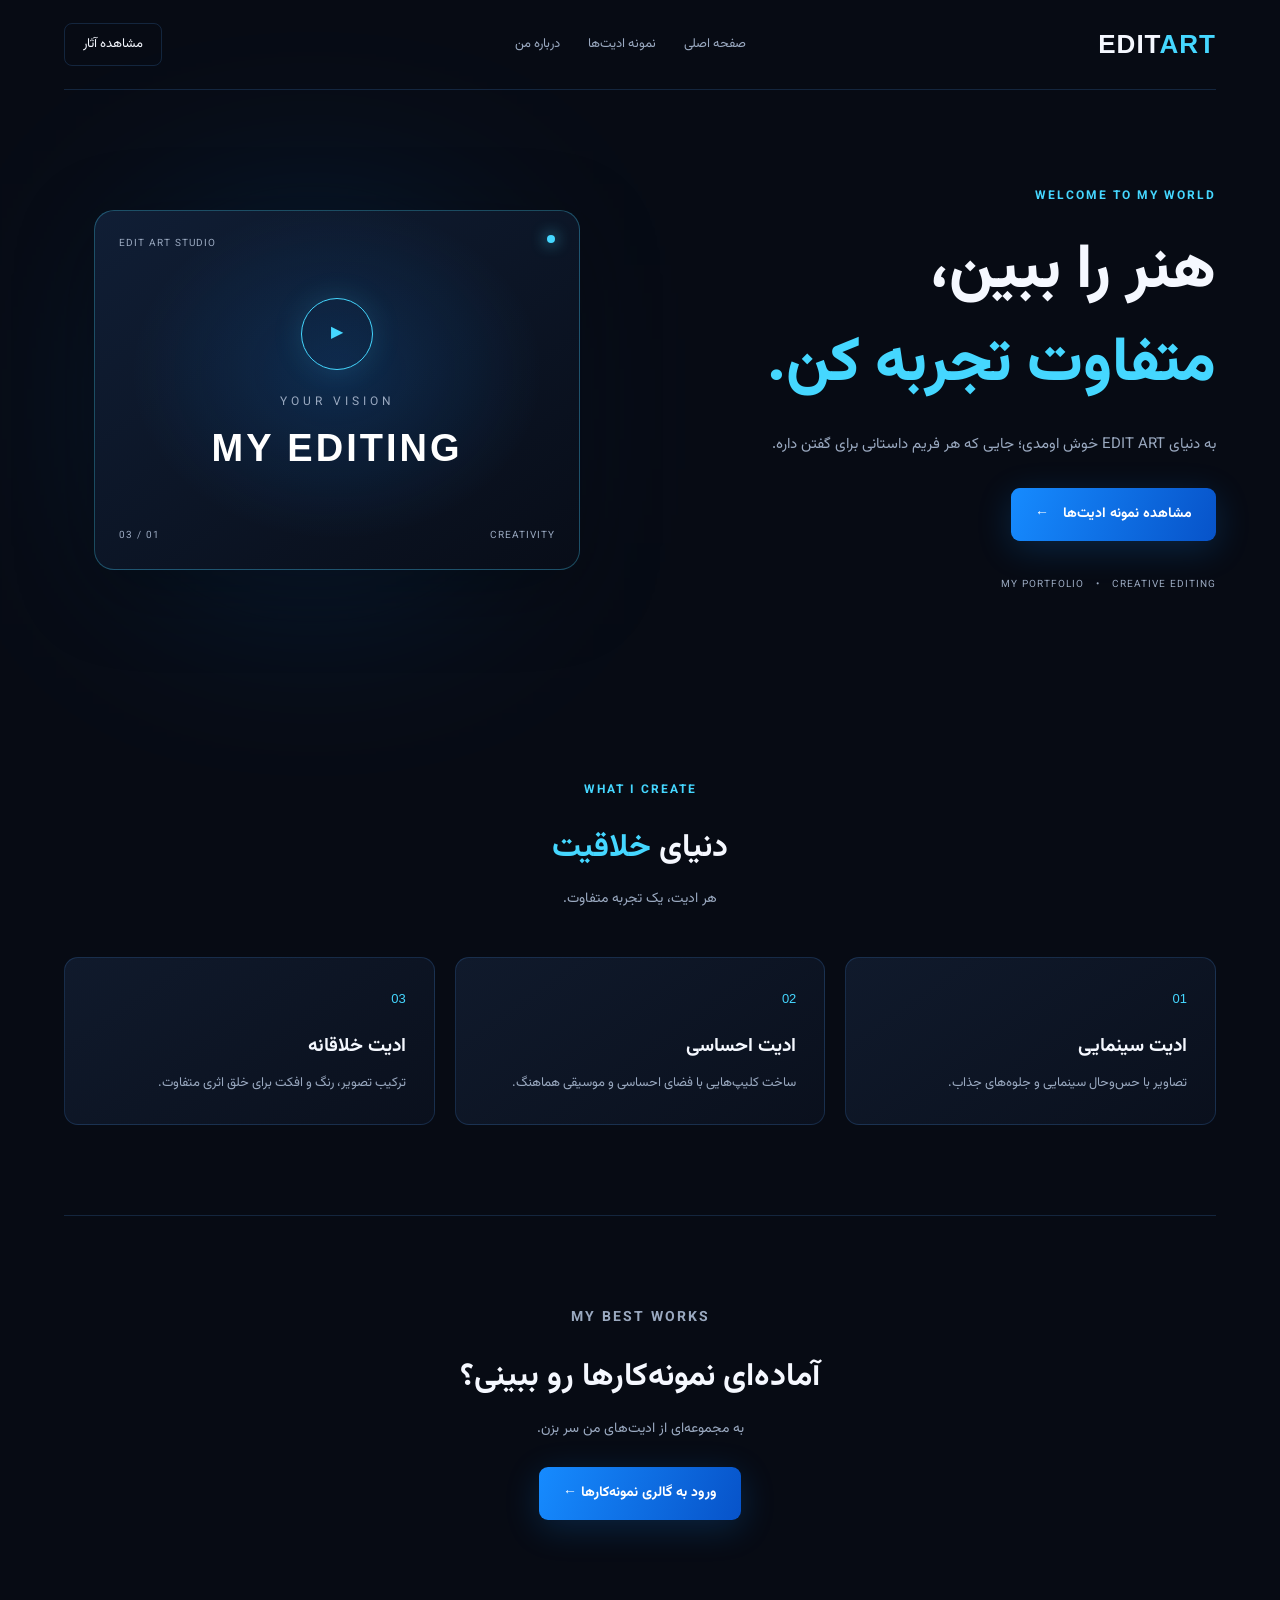
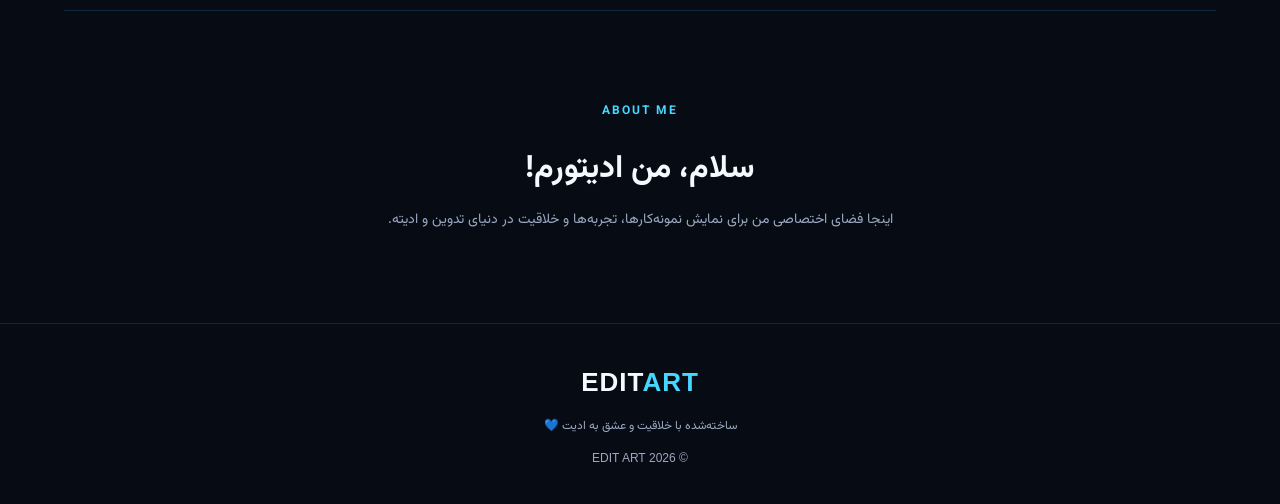
<file: Edit.Art/index.html>
<!doctype html>
<html lang="fa" dir="rtl">
  <head>
    <meta charset="UTF-8" />
    <meta name="viewport" content="width=device-width, initial-scale=1.0" />

    <title>EDIT ART | دنیای ادیت</title>

    <link rel="stylesheet" href="style.css" />
  </head>

  <body>
    <header class="navbar">
      <a href="index.html" class="logo">EDIT<span>ART</span></a>

      <nav>
        <a href="index.html">صفحه اصلی</a>
        <a href="portfolio.html">نمونه ادیت‌ها</a>
        <a href="#about">درباره من</a>
      </nav>

      <a href="portfolio.html" class="nav-button">مشاهده آثار</a>
    </header>

    <main>
      <section class="hero">
        <div class="hero-content">
          <p class="small-title">WELCOME TO MY WORLD</p>

          <h1>
            هنر را ببین،
            <br />
            <span>متفاوت تجربه کن.</span>
          </h1>

          <p class="description">
            به دنیای EDIT ART خوش اومدی؛ جایی که هر فریم داستانی برای گفتن داره.
          </p>

          <a href="portfolio.html" class="main-button">
            مشاهده نمونه ادیت‌ها
            <span>←</span>
          </a>

          <div class="hero-info">
            <span>CREATIVE EDITING</span>
            <span>•</span>
            <span>MY PORTFOLIO</span>
          </div>
        </div>

        <div class="hero-visual">
          <div class="glow"></div>

          <div class="visual-card">
            <div class="visual-top">
              <span class="live-dot"></span>
              <span>EDIT ART STUDIO</span>
            </div>

            <div class="visual-center">
              <div class="play-icon">▶</div>
              <p>YOUR VISION</p>
              <h2>MY EDITING</h2>
            </div>

            <div class="visual-bottom">
              <span>CREATIVITY</span>
              <span>01 / 03</span>
            </div>
          </div>
        </div>
      </section>

      <section class="features">
        <div class="section-heading">
          <p class="small-title">WHAT I CREATE</p>
          <h2>دنیای <span>خلاقیت</span></h2>
          <p>هر ادیت، یک تجربه متفاوت.</p>
        </div>

        <div class="feature-grid">
          <div class="feature-card">
            <span class="feature-number">01</span>
            <h3>ادیت سینمایی</h3>
            <p>تصاویر با حس‌وحال سینمایی و جلوه‌های جذاب.</p>
          </div>

          <div class="feature-card">
            <span class="feature-number">02</span>
            <h3>ادیت احساسی</h3>
            <p>ساخت کلیپ‌هایی با فضای احساسی و موسیقی هماهنگ.</p>
          </div>

          <div class="feature-card">
            <span class="feature-number">03</span>
            <h3>ادیت خلاقانه</h3>
            <p>ترکیب تصویر، رنگ و افکت برای خلق اثری متفاوت.</p>
          </div>
        </div>
      </section>

      <section class="portfolio-preview">
        <p class="small-title">MY BEST WORKS</p>

        <h2>آماده‌ای نمونه‌کارها رو ببینی؟</h2>

        <p>به مجموعه‌ای از ادیت‌های من سر بزن.</p>

        <a href="portfolio.html" class="main-button">
          ورود به گالری نمونه‌کارها ←
        </a>
      </section>

      <section class="about" id="about">
        <p class="small-title">ABOUT ME</p>
        <h2>سلام، من ادیتورم!</h2>
        <p>
          اینجا فضای اختصاصی من برای نمایش نمونه‌کارها، تجربه‌ها و خلاقیت در
          دنیای تدوین و ادیته.
        </p>
      </section>
    </main>
    <footer>
      <a href="index.html" class="logo">EDIT<span>ART</span></a>
      <p>ساخته‌شده با خلاقیت و عشق به ادیت 💙</p>
      <p class="copyright">© 2026 EDIT ART</p>
    </footer>

    <script src="script.js"></script>
  </body>
</html>
</file>
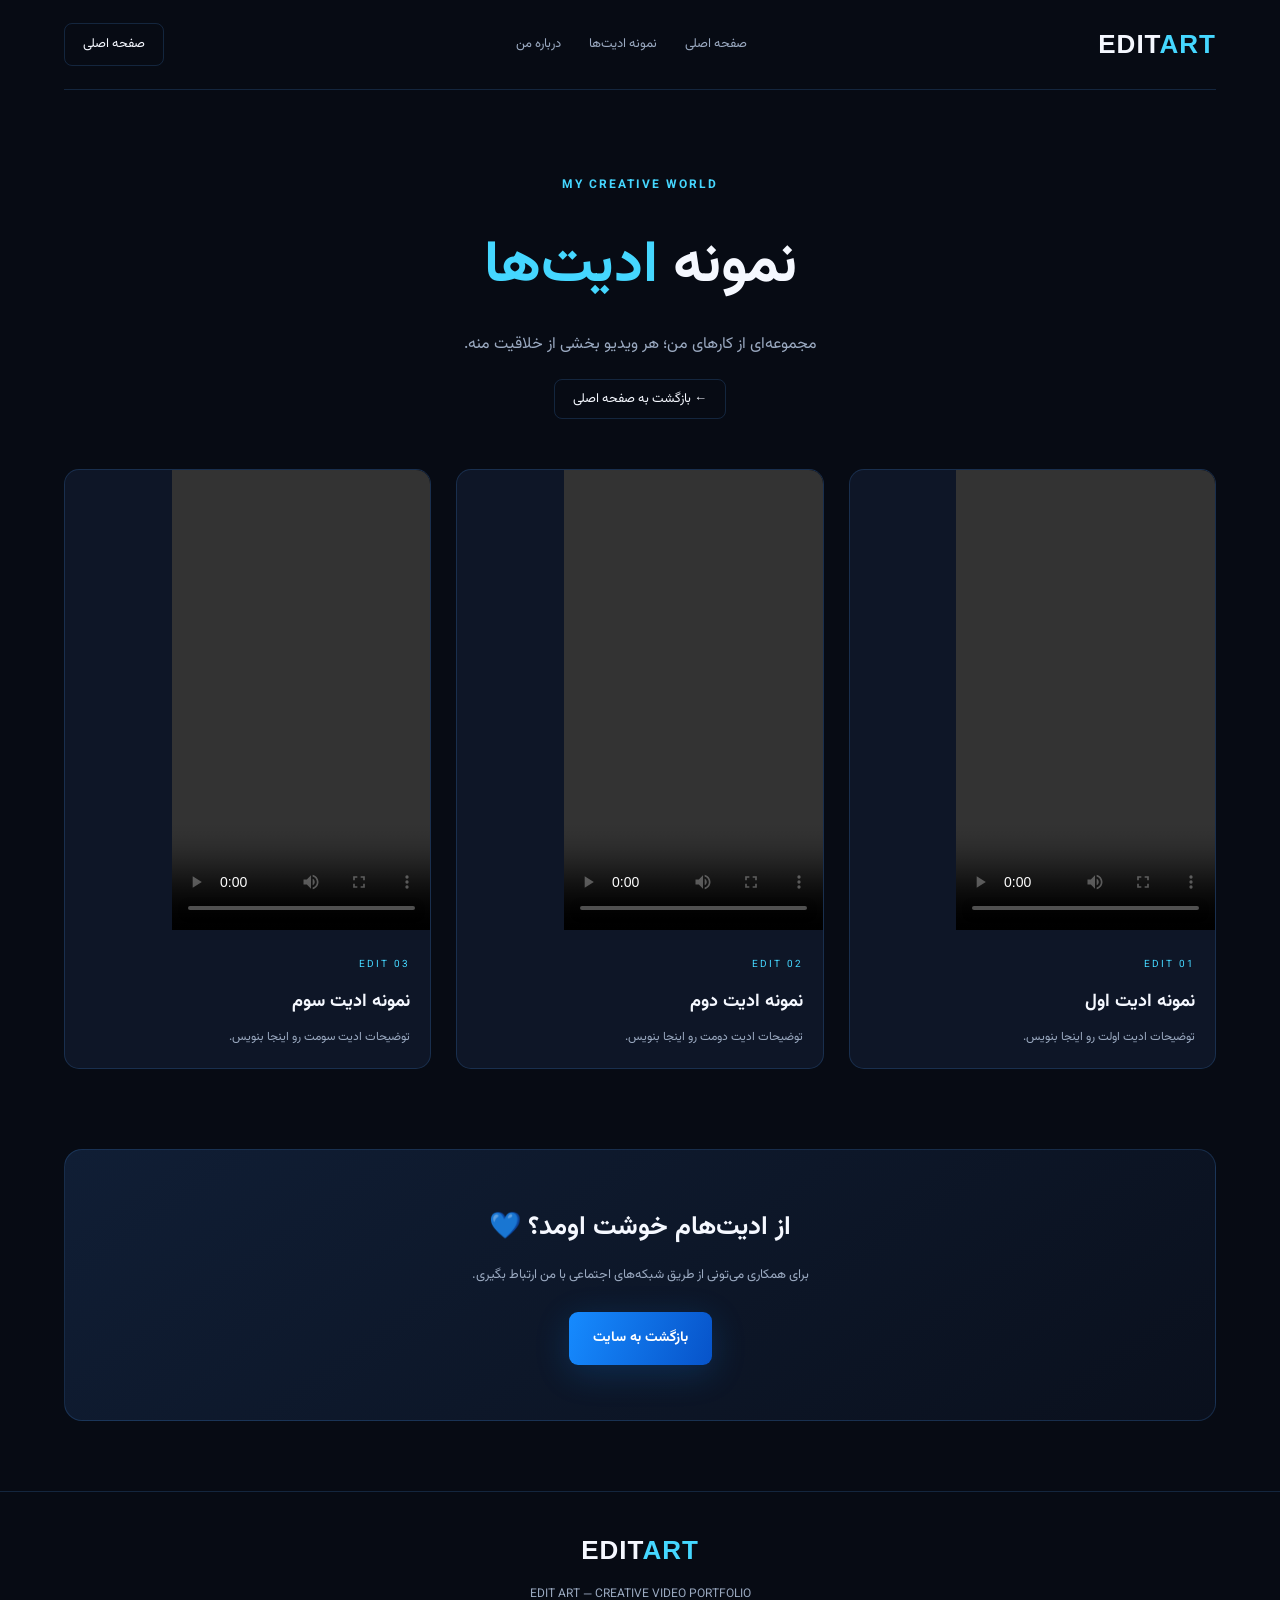
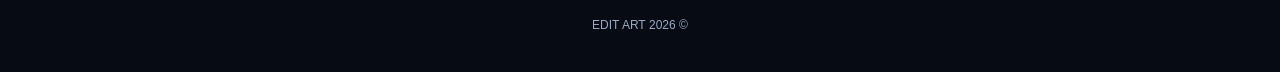
<file: Edit.Art/portfolio.html>
<!doctype html>
<html lang="fa" dir="rtl">
  <head>
    <meta charset="UTF-8" />
    <meta name="viewport" content="width=device-width, initial-scale=1.0" />

    <title>نمونه ادیت‌ها | EDIT ART</title>

    <link rel="stylesheet" href="style.css" />
  </head>

  <body>
    <header class="navbar">
      <a href="index.html" class="logo">EDIT<span>ART</span></a>

      <nav>
        <a href="index.html">صفحه اصلی</a>
        <a href="portfolio.html">نمونه ادیت‌ها</a>
        <a href="index.html#about">درباره من</a>
      </nav>

      <a href="index.html" class="nav-button">صفحه اصلی</a>
    </header>

    <main class="portfolio-page">
      <section class="portfolio-header">
        <p class="small-title">MY CREATIVE WORLD</p>

        <h1>نمونه <span>ادیت‌ها</span></h1>

        <p>مجموعه‌ای از کارهای من؛ هر ویدیو بخشی از خلاقیت منه.</p>

        <a href="index.html" class="back-button"> ← بازگشت به صفحه اصلی </a>
      </section>

      <section class="video-grid">
        <article class="video-card">
          <div class="video-wrapper">
            <video controls preload="metadata" playsinline>
              <source src="videos/edit1.mp4" type="video/mp4" />
              مرورگر شما از پخش ویدیو پشتیبانی نمی‌کند.
            </video>
          </div>

          <div class="video-info">
            <span class="video-category">EDIT 01</span>
            <h2>نمونه ادیت اول</h2>
            <p>توضیحات ادیت اولت رو اینجا بنویس.</p>
          </div>
        </article>

        <article class="video-card">
          <div class="video-wrapper">
            <video controls preload="metadata" playsinline>
              <source src="videos/edit2.mp4" type="video/mp4" />
              مرورگر شما از پخش ویدیو پشتیبانی نمی‌کند.
            </video>
          </div>

          <div class="video-info">
            <span class="video-category">EDIT 02</span>
            <h2>نمونه ادیت دوم</h2>
            <p>توضیحات ادیت دومت رو اینجا بنویس.</p>
          </div>
        </article>

        <article class="video-card">
          <div class="video-wrapper">
            <video controls preload="metadata" playsinline>
              <source src="videos/edit3.mp4" type="video/mp4" />
              مرورگر شما از پخش ویدیو پشتیبانی نمی‌کند.
            </video>
          </div>

          <div class="video-info">
            <span class="video-category">EDIT 03</span>
            <h2>نمونه ادیت سوم</h2>
            <p>توضیحات ادیت سومت رو اینجا بنویس.</p>
          </div>
        </article>
      </section>

      <section class="contact-box">
        <h2>از ادیت‌هام خوشت اومد؟ 💙</h2>
        <p>برای همکاری می‌تونی از طریق شبکه‌های اجتماعی با من ارتباط بگیری.</p>
        <a href="index.html" class="main-button">بازگشت به سایت</a>
      </section>
    </main>

    <footer>
      <a href="index.html" class="logo">EDIT<span>ART</span></a>
      <p>EDIT ART — CREATIVE VIDEO PORTFOLIO</p>
      <p class="copyright">© 2026 EDIT ART</p>
    </footer>

    <script src="script.js"></script>
  </body>
</html>
</file>
<file: Edit.Art/style.css>
@import url('https://fonts.googleapis.com/css2?family=Vazirmatn:wght@400;500;600;700;800&display=swap');

:root {
    --bg: #070b14;
    --panel: #0e1627;
    --blue: #168bff;
    --cyan: #45d7ff;
    --text: #f5f8ff;
    --muted: #9aa9c0;
    --border: rgba(80, 160, 255, 0.18);
}

* {
    margin: 0;
    padding: 0;
    box-sizing: border-box;
}

html {
    scroll-behavior: smooth;
}

body {
    background: var(--bg);
    color: var(--text);
    font-family: 'Vazirmatn', Tahoma, sans-serif;
    line-height: 1.8;
}

a {
    color: inherit;
    text-decoration: none;
}

.navbar {
    width: min(1200px, 90%);
    margin: auto;
    min-height: 90px;
    display: flex;
    align-items: center;
    justify-content: space-between;
    gap: 25px;
    border-bottom: 1px solid var(--border);
}

.logo {
    direction: ltr;
    font-family: Arial, sans-serif;
    font-size: 26px;
    font-weight: 900;
    letter-spacing: 1px;
}

.logo span,
.hero h1 span,
.section-heading h2 span,
.portfolio-header h1 span {
    color: var(--cyan);
}

.navbar nav {
    display: flex;
    align-items: center;
    gap: 28px;
}

.navbar nav a {
    font-size: 13px;
    color: var(--muted);
    transition: 0.3s;
}

.navbar nav a:hover {
    color: var(--cyan);
}

.nav-button,
.back-button {
    border: 1px solid var(--border);
    padding: 9px 18px;
    border-radius: 8px;
    font-size: 13px;
    transition: 0.3s;
}

.nav-button:hover,
.back-button:hover {
    border-color: var(--blue);
    background: rgba(22, 139, 255, 0.1);
}

.hero {
    width: min(1200px, 90%);
    min-height: 600px;
    margin: auto;
    display: grid;
    grid-template-columns: 1fr 1fr;
    align-items: center;
    gap: 60px;
    padding: 70px 0;
}

.small-title {
    color: var(--cyan);
    font-size: 12px;
    font-weight: 700;
    letter-spacing: 2px;
    margin-bottom: 18px;
}

.hero h1 {
    font-size: clamp(36px, 5vw, 62px);
    line-height: 1.5;
    font-weight: 800;
    margin-bottom: 20px;
}

.description {
    color: var(--muted);
    max-width: 480px;
    font-size: 15px;
    margin-bottom: 30px;
}

.main-button {
    display: inline-flex;
    align-items: center;
    justify-content: center;
    gap: 14px;
    background: linear-gradient(110deg, var(--blue), #0753c9);
    color: white;
    padding: 14px 24px;
    border-radius: 9px;
    font-size: 14px;
    font-weight: 700;
    box-shadow: 0 8px 35px rgba(22, 139, 255, 0.2);
    transition: 0.3s;
}

.main-button:hover {
    transform: translateY(-3px);
    box-shadow: 0 10px 40px rgba(22, 139, 255, 0.4);
}

.hero-info {
    display: flex;
    align-items: center;
    gap: 12px;
    margin-top: 35px;
    color: var(--muted);
    font-size: 10px;
    letter-spacing: 1px;
}

.hero-visual {
    position: relative;
    padding: 30px;
}

.glow {
    position: absolute;
    width: 280px;
    height: 280px;
    background: var(--blue);
    filter: blur(120px);
    opacity: 0.28;
    top: 20%;
    left: 20%;
}

.visual-card {
    position: relative;
    min-height: 360px;
    border: 1px solid rgba(69, 215, 255, 0.3);
    border-radius: 20px;
    background:
        radial-gradient(ellipse at 50% 45%, rgba(22, 139, 255, 0.18), transparent 60%),
        linear-gradient(145deg, #101e35, #080d18);
    box-shadow: 0 20px 80px rgba(0, 0, 0, 0.3);
    display: flex;
    flex-direction: column;
    justify-content: space-between;
    padding: 24px;
    animation: float 5s ease-in-out infinite;
}

.visual-top,
.visual-bottom {
    display: flex;
    justify-content: space-between;
    color: var(--muted);
    font-size: 10px;
    letter-spacing: 1px;
}

.live-dot {
    display: inline-block;
    width: 8px;
    height: 8px;
    background: var(--cyan);
    border-radius: 50%;
    box-shadow: 0 0 15px var(--cyan);
}

.visual-center {
    text-align: center;
}

.play-icon {
    display: grid;
    place-items: center;
    width: 72px;
    height: 72px;
    border-radius: 50%;
    border: 1px solid var(--cyan);
    color: var(--cyan);
    margin: 0 auto 22px;
    box-shadow: 0 0 30px rgba(69, 215, 255, 0.15);
}
.visual-center p {
    font-size: 12px;
    letter-spacing: 4px;
    color: var(--muted);
}

.visual-center h2 {
    font-family: Arial, sans-serif;
    font-size: clamp(24px, 4vw, 38px);
    letter-spacing: 3px;
    color: white;
}

.features,
.portfolio-preview,
.about {
    width: min(1200px, 90%);
    margin: auto;
    padding: 90px 0;
}

.section-heading {
    text-align: center;
    margin-bottom: 45px;
}

.section-heading h2,
.portfolio-preview h2,
.about h2 {
    font-size: 32px;
    margin-bottom: 10px;
}

.section-heading > p:last-child,
.portfolio-preview > p,
.about > p:last-child {
    color: var(--muted);
    font-size: 14px;
}

.feature-grid {
    display: grid;
    grid-template-columns: repeat(3, 1fr);
    gap: 20px;
}

.feature-card {
    padding: 28px;
    border: 1px solid var(--border);
    border-radius: 14px;
    background: linear-gradient(145deg, #101a2c, #0a101d);
    transition: 0.3s;
}

.feature-card:hover {
    transform: translateY(-6px);
    border-color: var(--blue);
}

.feature-number {
    color: var(--cyan);
    font-family: Arial, sans-serif;
    font-size: 13px;
}

.feature-card h3 {
    margin: 15px 0 8px;
    font-size: 19px;
}

.feature-card p {
    color: var(--muted);
    font-size: 13px;
}

.portfolio-preview {
    text-align: center;
    border-top: 1px solid var(--border);
    border-bottom: 1px solid var(--border);
}

.portfolio-preview > p:not(.small-title) {
    margin-bottom: 25px;
}

.about {
    text-align: center;
}

.about > p:last-child {
    max-width: 650px;
    margin: auto;
}

footer {
    padding: 35px 5%;
    text-align: center;
    border-top: 1px solid var(--border);
}

footer p {
    color: var(--muted);
    font-size: 12px;
    margin-top: 10px;
}

.copyright {
    font-family: Arial, sans-serif;
}

/* Portfolio page */

.portfolio-page {
    width: min(1200px, 90%);
    margin: auto;
}

.portfolio-header {
    text-align: center;
    padding: 85px 0 55px;
}

.portfolio-header h1 {
    font-size: clamp(38px, 5vw, 58px);
    margin-bottom: 12px;
}

.portfolio-header > p:not(.small-title) {
    color: var(--muted);
    margin-bottom: 25px;
}

.video-grid {
    display: grid;
    grid-template-columns: repeat(3, minmax(0, 1fr));
    gap: 25px;
    padding-bottom: 80px;
}

.video-card {
    background: var(--panel);
    border: 1px solid var(--border);
    border-radius: 15px;
    overflow: hidden;
    transition: 0.3s;
}

.video-card:hover {
    transform: translateY(-5px);
    border-color: var(--blue);
    box-shadow: 0 15px 35px rgba(22, 139, 255, 0.1);
}

.video-wrapper {
    background: #03060c;
    aspect-ratio: 9 / 16;
    max-height: 460px;
    display: grid;
    place-items: center;
}

.video-wrapper video {
    width: 100%;
    height: 100%;
    object-fit: contain;
}

.video-info {
    padding: 20px;
}

.video-category {
    color: var(--cyan);
    font-size: 10px;
    letter-spacing: 2px;
}

.video-info h2 {
    font-size: 18px;
    margin: 8px 0;
}

.video-info p {
    font-size: 12px;
    color: var(--muted);
}

.contact-box {
    text-align: center;
    padding: 55px 20px;
    margin-bottom: 70px;
    background: linear-gradient(145deg, #101e35, #0a101d);
    border: 1px solid var(--border);
    border-radius: 18px;
}

.contact-box h2 {
    font-size: 26px;
    margin-bottom: 12px;
}

.contact-box p {
    color: var(--muted);
    font-size: 13px;
    margin-bottom: 24px;
}

@keyframes float {
    0%, 100% {
        transform: translateY(0);
    }

    50% {
        transform: translateY(-10px);
    }
}

/* Mobile */

@media (max-width: 800px) {
    .navbar {
        flex-wrap: wrap;
        padding: 18px 0;
        gap: 15px;
    }

    .navbar nav {
        order: 3;
        width: 100%;
        justify-content: center;
        gap: 18px;
    }

    .navbar nav a {
        font-size: 11px;
    }

    .nav-button {
        font-size: 11px;
        padding: 7px 12px;
    }

    .hero {
        grid-template-columns: 1fr;
        gap: 25px;
        padding: 55px 0;
    }

    .hero-content {
        text-align: center;
    }
    .description {
        margin-right: auto;
        margin-left: auto;
    }

    .hero-info {
        justify-content: center;
    }

    .hero-visual {
        padding: 15px;
    }

    .visual-card {
        min-height: 300px;
    }

    .feature-grid {
        grid-template-columns: 1fr;
    }

    .features,
    .portfolio-preview,
    .about {
        padding: 60px 0;
    }

    .video-grid {
        grid-template-columns: repeat(2, minmax(0, 1fr));
        gap: 12px;
    }

    .video-info {
        padding: 12px;
    }

    .video-info h2 {
        font-size: 15px;
    }

    .video-info p {
        font-size: 11px;
    }

    .contact-box h2 {
        font-size: 21px;
    }
}

@media (max-width: 480px) {
    .video-grid {
        grid-template-columns: 1fr;
    }

    .video-wrapper {
        max-height: 560px;
    }

    .portfolio-header {
        padding-top: 55px;
    }

    .portfolio-header h1 {
        font-size: 38px;
    }
}

@media (prefers-reduced-motion: reduce) {
    *,
    *::before,
    *::after {
        animation-duration: 0.01ms !important;
        scroll-behavior: auto !important;
        transition-duration: 0.01ms !important;
    }
}
</file>
